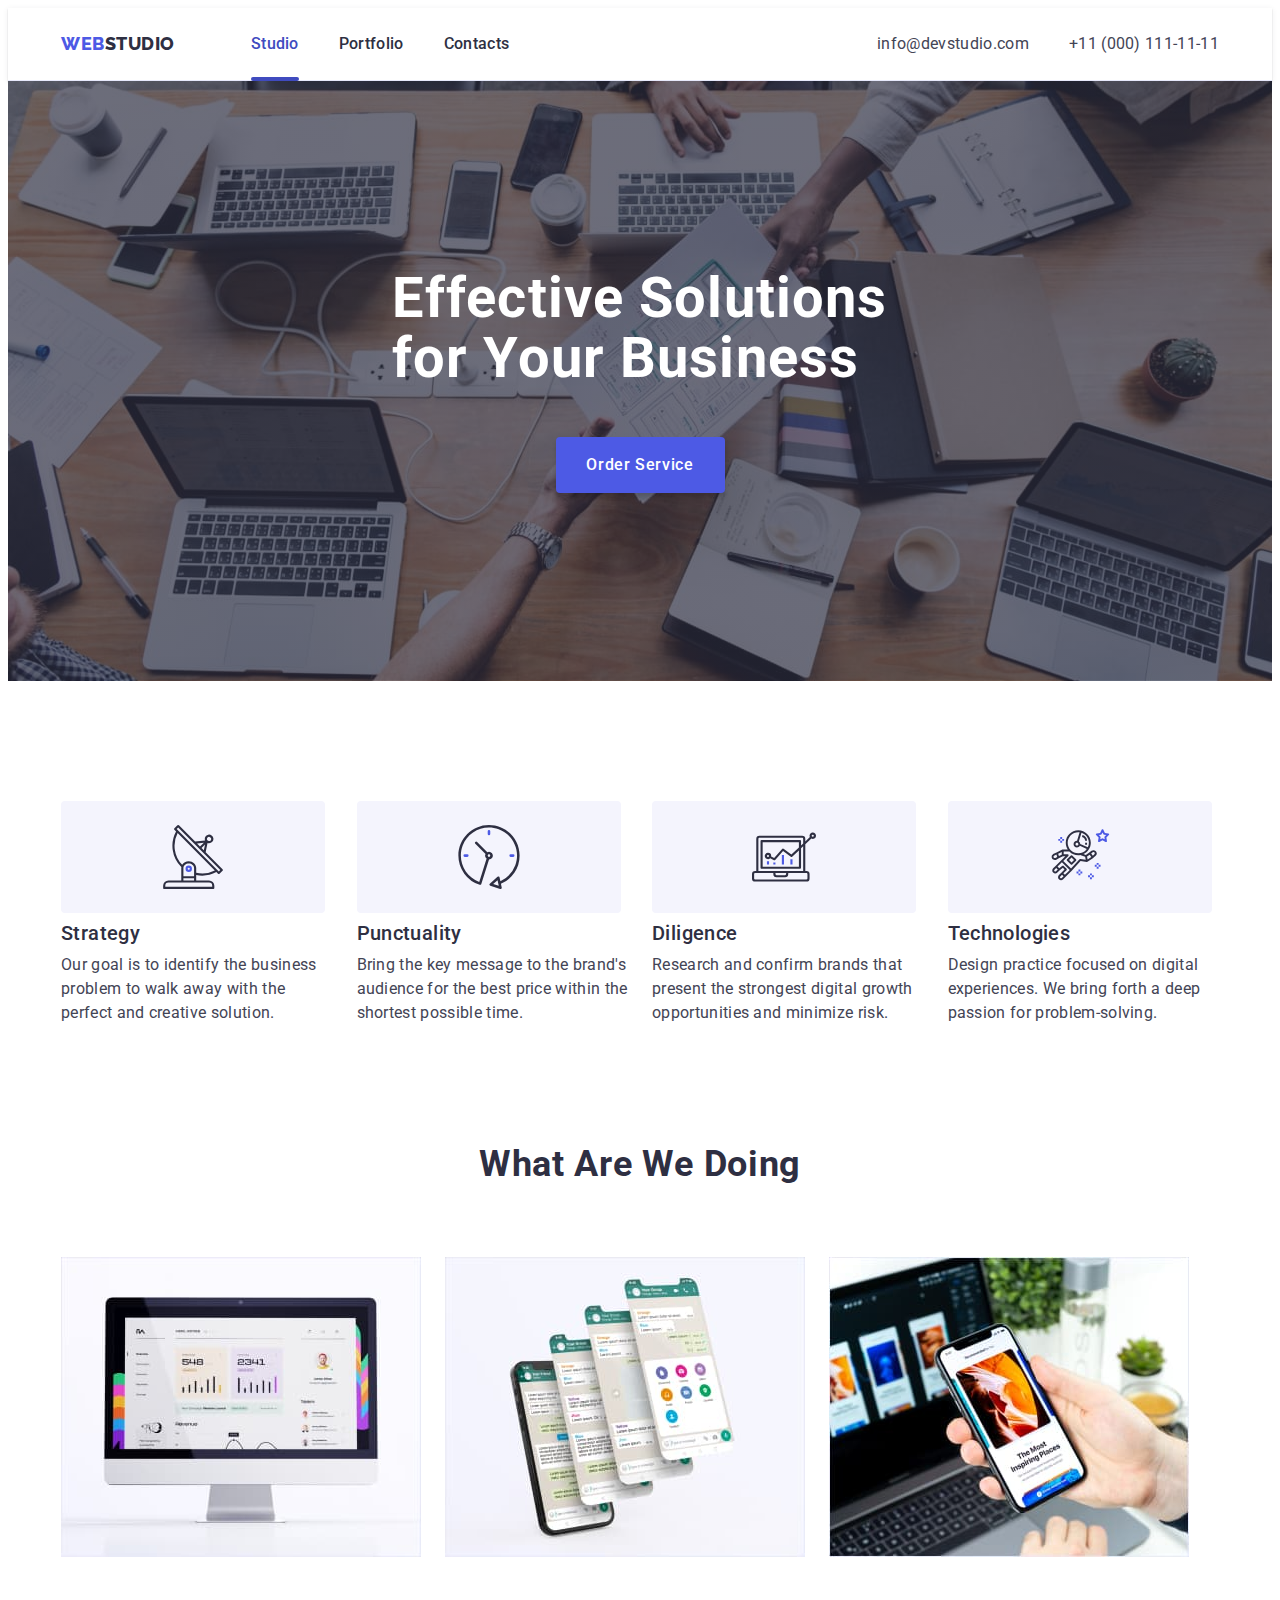
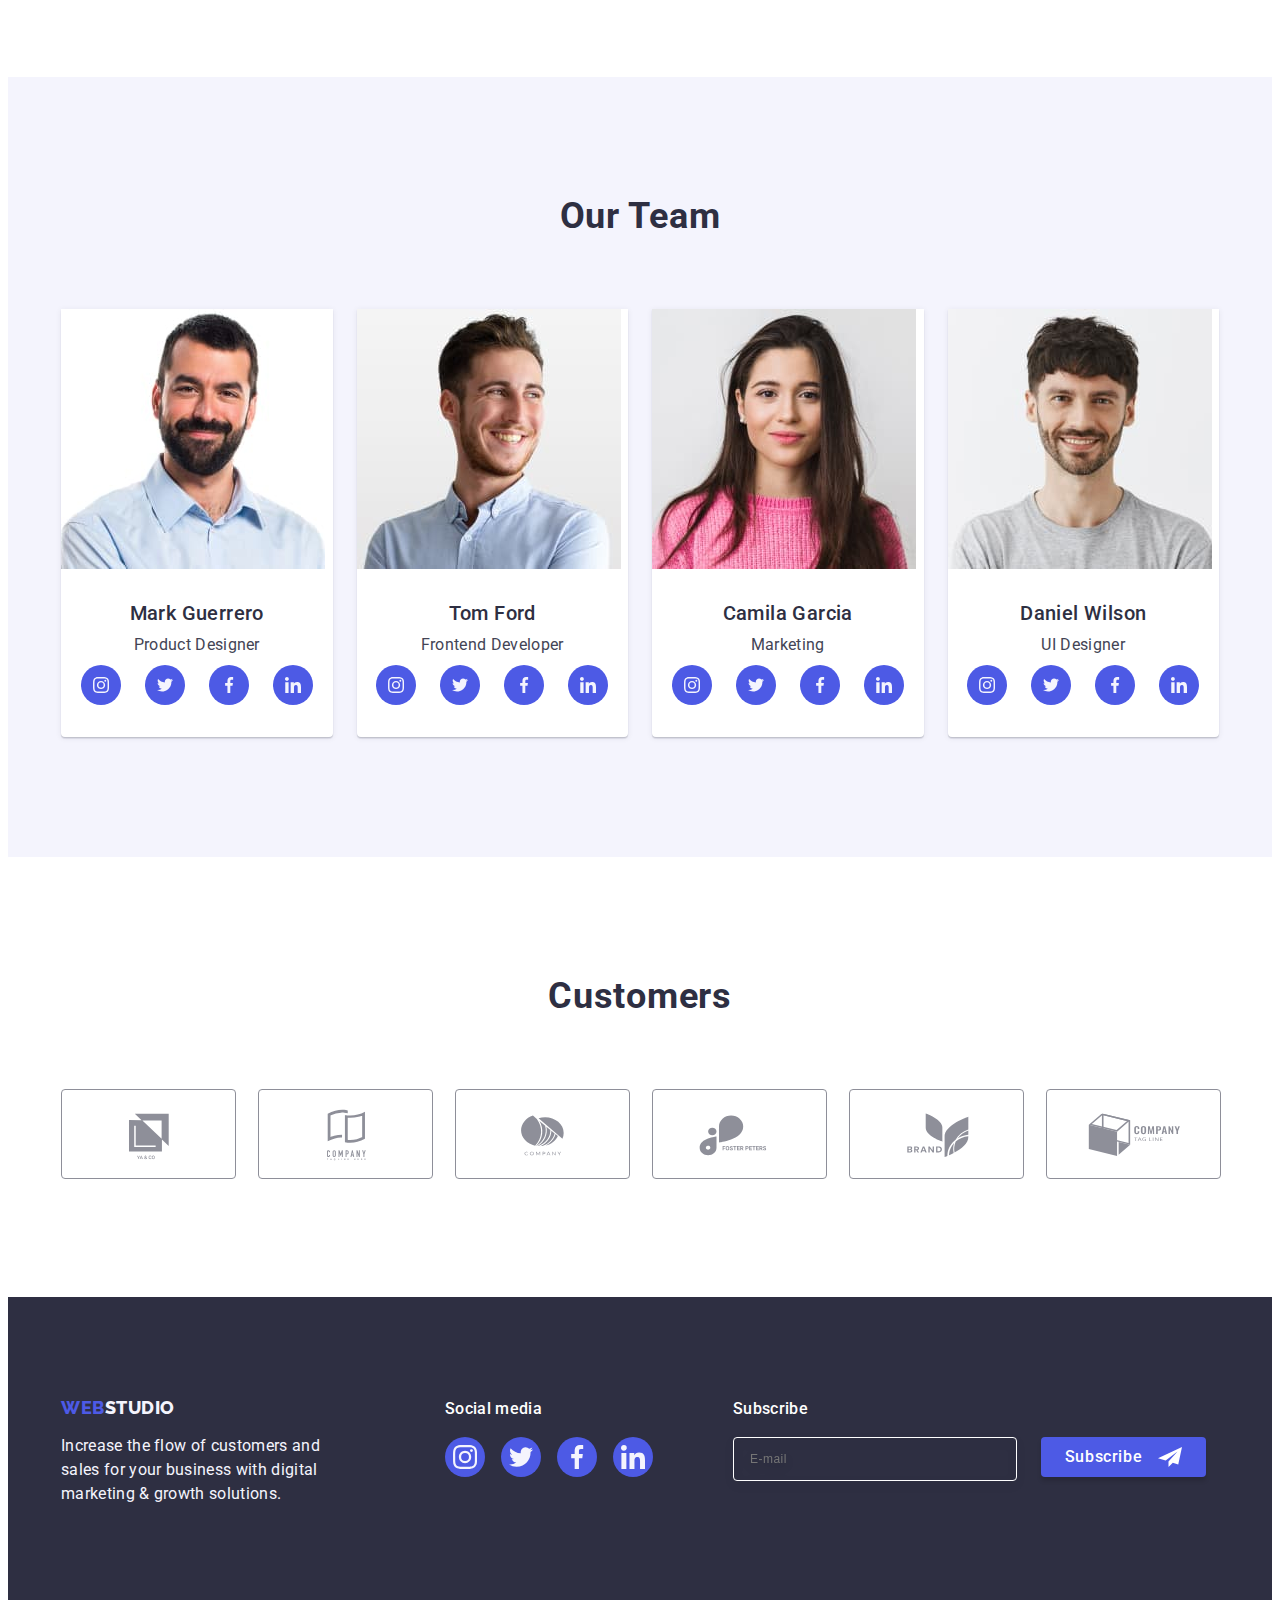
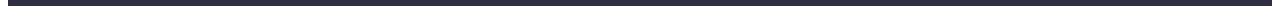
<file: index.html>
<!DOCTYPE html>
<html lang="en">
  <head>
    <meta charset="UTF-8" />
    <meta http-equiv="X-UA-Compatible" content="IE=edge" />
    <meta name="viewport" content="width=device-width, initial-scale=1.0" />
    <!-- normalize -->
    <link
      rel="stylesheet"
      href="https://cdnjs.cloudflare.com/ajax/libs/modern-normalize/2.0.0/modern-normalize.min.css"
      integrity="sha512-4xo8blKMVCiXpTaLzQSLSw3KFOVPWhm/TRtuPVc4WG6kUgjH6J03IBuG7JZPkcWMxJ5huwaBpOpnwYElP/m6wg=="
      crossorigin="anonymous"
      referrerpolicy="no-referrer"
    />
    <!-- fonts -->
    <link rel="preconnect" href="https://fonts.googleapis.com" />
    <link rel="preconnect" href="https://fonts.gstatic.com" crossorigin />
    <link
      href="https://fonts.googleapis.com/css2?family=Raleway:wght@800&family=Roboto:wght@400;500;700;900&display=swap"
      rel="stylesheet"
    />
    <!-- ---animate--- -->
    <!-- <link
      rel="stylesheet"
      href="https://cdnjs.cloudflare.com/ajax/libs/animate.css/4.1.1/animate.min.css"
    />
    <link href="https://unpkg.com/aos@2.3.1/dist/aos.css" rel="stylesheet" /> -->
    <!-- styles -->
    <link rel="stylesheet" href="./css/styles.css" />

    <title>WebStudio</title>
  </head>
  <body>
    <header class="header">
      <div class="container header-container">
        <nav class="nav-container">
          <a href="./index.html" class="logo link"
            >Web<span class="logo-secondary">Studio</span></a
          >
          <ul class="list list-container">
            <li>
              <a class="link header-nav active" href="./index.html">Studio</a>
            </li>
            <li>
              <a class="link header-nav" href="./portfolio.html">Portfolio</a>
            </li>
            <li><a class="link header-nav" href="">Contacts</a></li>
          </ul>
        </nav>
        <address class="adress-container">
          <ul class="list sub-adress-container">
            <li>
              <a class="link address" href="mailto:info@devstudio.com"
                >info@devstudio.com</a
              >
            </li>
            <li>
              <a class="link address" href="tel:+110001111111"
                >+11 (000) 111-11-11</a
              >
            </li>
          </ul>
        </address>
      </div>
    </header>
    <main>
      <!-- hero -->
      <section class="hero">
        <div class="container hero-container">
          <h1 class="hero-caption">Effective Solutions for Your Business</h1>
          <button type="button" class="button hero-button" data-modal-open>
            Order Service
          </button>
        </div>
      </section>

      <!-- ---goals--- -->
      <section class="goals-section">
        <div class="container goals-container">
          <h2 hidden class="hiden">Our goals</h2>
          <ul class="list goals-wrap">
            <li class="goal-card">
              <div class="goals-pic">
                <svg class="goal-icon" width="64" height="64">
                  <use href="./images/goals.svg#icon-antenna"></use>
                </svg>
              </div>
              <h3 class="goals-subtitle">Strategy</h3>
              <p class="goals">
                Our goal is to identify the business problem to walk away with
                the perfect and creative solution.
              </p>
            </li>
            <li class="goal-card">
              <div class="goals-pic">
                <svg class="goal-icon" width="64" height="64">
                  <use href="./images/goals.svg#icon-clock"></use>
                </svg>
              </div>
              <h3 class="goals-subtitle">Punctuality</h3>
              <p class="goals">
                Bring the key message to the brand's audience for the best price
                within the shortest possible time.
              </p>
            </li>
            <li class="goal-card">
              <div class="goals-pic">
                <svg class="goal-icon" width="64" height="64">
                  <use href="./images/goals.svg#icon-diagram"></use>
                </svg>
              </div>
              <h3 class="goals-subtitle">Diligence</h3>
              <p class="goals">
                Research and confirm brands that present the strongest digital
                growth opportunities and minimize risk.
              </p>
            </li>
            <li class="goal-card">
              <div class="goals-pic">
                <svg class="goal-icon" width="64" height="64">
                  <use href="./images/goals.svg#icon-astronaut"></use>
                </svg>
              </div>
              <h3 class="goals-subtitle">Technologies</h3>
              <p class="goals">
                Design practice focused on digital experiences. We bring forth a
                deep passion for problem-solving.
              </p>
            </li>
          </ul>
        </div>
      </section>
      <!-- ----what are we doing--- -->
      <section class="examples-list">
        <div class="container">
          <h2 class="sections-title">What are we doing</h2>
          <ul class="list examples-wrap">
            <li class="pic-example">
              <img
                class="example-picture"
                src="./images/img1.jpg"
                alt="web site on destop"
                width="360"
                height="300"
              />
            </li>
            <li class="pic-example">
              <img
                class="picture"
                src="./images/img2.jpg"
                alt="web site on phone"
                width="360"
                height="300"
              />
            </li>
            <li class="pic-example">
              <img
                class="picture"
                src="./images/img3.jpg"
                alt="laptop and phone"
                width="360"
                height="300"
              />
            </li>
          </ul>
        </div>
      </section>
      <!----our team--- -->
      <section class="our-team">
        <div class="container team-container">
          <h2 class="sections-title">Our Team</h2>
          <ul class="list team-wrap">
            <li class="team-card">
              <img
                src="./images/mark.jpg"
                alt="Mark Guerrero"
                width="264"
                height="260"
              />
              <div class="worker-container">
                <h3 class="worker-name">Mark Guerrero</h3>
                <p class="job-description">Product Designer</p>
                <ul class="worker-soc-list list">
                  <li class="worker-soc-item link">
                    <a
                      href=""
                      class="worker-soc-link link"
                      target="_blank"
                      rel="noopener noreferrer"
                    >
                      <svg class="worker-soc-icon" width="16" height="16">
                        <use href="./images/icons.svg#icon-instagram"></use>
                      </svg>
                    </a>
                  </li>
                  <li class="worker-soc-item link">
                    <a
                      href=""
                      class="worker-soc-link link"
                      target="_blank"
                      rel="noopener noreferrer"
                    >
                      <svg class="worker-soc-icon" width="16" height="16">
                        <use href="./images/icons.svg#icon-twitter"></use>
                      </svg>
                    </a>
                  </li>
                  <li class="worker-soc-item link">
                    <a
                      href="./images/icons.svg#icon-twitter"
                      class="worker-soc-link link"
                      target="_blank"
                      rel="noopener noreferrer"
                    >
                      <svg class="worker-soc-icon" width="16" height="16">
                        <use href="./images/icons.svg#icon-facebook"></use>
                      </svg>
                    </a>
                  </li>
                  <li class="worker-soc-item link">
                    <a
                      href=""
                      class="worker-soc-link link"
                      target="_blank"
                      rel="noopener noreferrer"
                    >
                      <svg class="worker-soc-icon" width="16" height="16">
                        <use href="./images/icons.svg#icon-linkedin"></use>
                      </svg>
                    </a>
                  </li>
                </ul>
              </div>
            </li>
            <li class="team-card">
              <img
                src="./images/tom.jpg"
                alt="Tom Ford"
                width="264"
                height="260"
              />
              <div class="worker-container">
                <h3 class="worker-name">Tom Ford</h3>
                <p class="job-description">Frontend Developer</p>
                <ul class="worker-soc-list list">
                  <li class="worker-soc-item link">
                    <a
                      href=""
                      class="worker-soc-link link"
                      target="_blank"
                      rel="noopener noreferrer"
                    >
                      <svg class="worker-soc-icon" width="16" height="16">
                        <use href="./images/icons.svg#icon-instagram"></use>
                      </svg>
                    </a>
                  </li>
                  <li class="worker-soc-item link">
                    <a
                      href=""
                      class="worker-soc-link link"
                      target="_blank"
                      rel="noopener noreferrer"
                    >
                      <svg class="worker-soc-icon" width="16" height="16">
                        <use href="./images/icons.svg#icon-twitter"></use>
                      </svg>
                    </a>
                  </li>
                  <li class="worker-soc-item link">
                    <a
                      href="./images/icons.svg#icon-twitter"
                      class="worker-soc-link link"
                      target="_blank"
                      rel="noopener noreferrer"
                    >
                      <svg class="worker-soc-icon" width="16" height="16">
                        <use href="./images/icons.svg#icon-facebook"></use>
                      </svg>
                    </a>
                  </li>
                  <li class="worker-soc-item link">
                    <a
                      href=""
                      class="worker-soc-link link"
                      target="_blank"
                      rel="noopener noreferrer"
                    >
                      <svg class="worker-soc-icon" width="16" height="16">
                        <use href="./images/icons.svg#icon-linkedin"></use>
                      </svg>
                    </a>
                  </li>
                </ul>
              </div>
            </li>
            <li class="team-card">
              <img
                src="./images/camila.jpg"
                alt="Camila Garcia"
                width="264"
                height="260"
              />
              <div class="worker-container">
                <h3 class="worker-name">Camila Garcia</h3>
                <p class="job-description">Marketing</p>
                <ul class="worker-soc-list list">
                  <li class="worker-soc-item link">
                    <a
                      href=""
                      class="worker-soc-link link"
                      target="_blank"
                      rel="noopener noreferrer"
                    >
                      <svg class="worker-soc-icon" width="16" height="16">
                        <use href="./images/icons.svg#icon-instagram"></use>
                      </svg>
                    </a>
                  </li>
                  <li class="worker-soc-item link">
                    <a
                      href=""
                      class="worker-soc-link link"
                      target="_blank"
                      rel="noopener noreferrer"
                    >
                      <svg class="worker-soc-icon" width="16" height="16">
                        <use href="./images/icons.svg#icon-twitter"></use>
                      </svg>
                    </a>
                  </li>
                  <li class="worker-soc-item link">
                    <a
                      href="./images/icons.svg#icon-twitter"
                      class="worker-soc-link link"
                      target="_blank"
                      rel="noopener noreferrer"
                    >
                      <svg class="worker-soc-icon" width="16" height="16">
                        <use href="./images/icons.svg#icon-facebook"></use>
                      </svg>
                    </a>
                  </li>
                  <li class="worker-soc-item link">
                    <a
                      href=""
                      class="worker-soc-link link"
                      target="_blank"
                      rel="noopener noreferrer"
                    >
                      <svg class="worker-soc-icon" width="16" height="16">
                        <use href="./images/icons.svg#icon-linkedin"></use>
                      </svg>
                    </a>
                  </li>
                </ul>
              </div>
            </li>
            <li class="team-card">
              <img
                src="./images/daniel.jpg"
                alt="Daniel Wilson"
                width="264"
                height="260"
              />
              <div class="worker-container">
                <h3 class="worker-name">Daniel Wilson</h3>
                <p class="job-description">UI Designer</p>
                <ul class="worker-soc-list list">
                  <li class="worker-soc-item link">
                    <a
                      href=""
                      class="worker-soc-link link"
                      target="_blank"
                      rel="noopener noreferrer"
                    >
                      <svg class="worker-soc-icon" width="16" height="16">
                        <use href="./images/icons.svg#icon-instagram"></use>
                      </svg>
                    </a>
                  </li>
                  <li class="worker-soc-item link">
                    <a
                      href=""
                      class="worker-soc-link link"
                      target="_blank"
                      rel="noopener noreferrer"
                    >
                      <svg class="worker-soc-icon" width="16" height="16">
                        <use href="./images/icons.svg#icon-twitter"></use>
                      </svg>
                    </a>
                  </li>
                  <li class="worker-soc-item link">
                    <a
                      href="./images/icons.svg#icon-twitter"
                      class="worker-soc-link link"
                      target="_blank"
                      rel="noopener noreferrer"
                    >
                      <svg class="worker-soc-icon" width="16" height="16">
                        <use href="./images/icons.svg#icon-facebook"></use>
                      </svg>
                    </a>
                  </li>
                  <li class="worker-soc-item link">
                    <a
                      href=""
                      class="worker-soc-link link"
                      target="_blank"
                      rel="noopener noreferrer"
                    >
                      <svg class="worker-soc-icon" width="16" height="16">
                        <use href="./images/icons.svg#icon-linkedin"></use>
                      </svg>
                    </a>
                  </li>
                </ul>
              </div>
            </li>
          </ul>
        </div>
      </section>

      <!-- CUSTOMER SECTION -->
      <section class="customers-section">
        <div class="container">
          <h2 class="sections-title">Customers</h2>
          <ul class="customer-list list">
            <li class="customer-item">
              <a href="" class="customer-link link">
                <svg class="customer-icon" width="104" height="56">
                  <use href="./images/customers.svg#icon-yaco"></use>
                </svg>
              </a>
            </li>
            <li class="customer-item">
              <a href="" class="customer-link link">
                <svg class="customer-icon" width="104" height="56">
                  <use href="./images/customers.svg#icon-company-tagline"></use>
                </svg>
              </a>
            </li>
            <li class="customer-item">
              <a href="" class="customer-link link">
                <svg class="customer-icon" width="104" height="56">
                  <use href="./images/customers.svg#icon-company"></use>
                </svg>
              </a>
            </li>
            <li class="customer-item">
              <a href="" class="customer-link link">
                <svg class="customer-icon" width="104" height="56">
                  <use href="./images/customers.svg#icon-forester-peters"></use>
                </svg>
              </a>
            </li>
            <li class="customer-item">
              <a href="" class="customer-link link">
                <svg class="customer-icon" width="104" height="56">
                  <use href="./images/customers.svg#icon-brand"></use>
                </svg>
              </a>
            </li>
            <li class="customer-item">
              <a href="" class="customer-link link">
                <svg class="customer-icon" width="104" height="56">
                  <use href="./images/customers.svg#icon-tag-line"></use>
                </svg>
              </a>
            </li>
          </ul>
        </div>
      </section>
    </main>

    <!-- FOOTER -->

    <footer class="footer">
      <div class="container footer-container footer-links">
        <div class="footer-descr">
          <a href="./index.html" class="logo link"
            >Web<span class="logo-secondary-alt">Studio</span></a
          >
          <p class="footer-text">
            Increase the flow of customers and sales for your business with
            digital marketing & growth solutions.
          </p>
        </div>
        <div class="soc-media-block">
          <p class="footer-caption">Social media</p>
          <ul class="footer-soc-list list">
            <li class="footer-soc-item link">
              <a
                href=""
                class="footer-soc-link link"
                target="_blank"
                rel="noopener noreferrer"
              >
                <svg class="worker-soc-icon" width="24" height="24">
                  <use href="./images/icons.svg#icon-instagram"></use>
                </svg>
              </a>
            </li>
            <li class="footer-soc-item link">
              <a
                href=""
                class="footer-soc-link link"
                target="_blank"
                rel="noopener noreferrer"
              >
                <svg class="worker-soc-icon" width="24" height="24">
                  <use href="./images/icons.svg#icon-twitter"></use>
                </svg>
              </a>
            </li>
            <li class="footer-soc-item link">
              <a
                href="./images/icons.svg#icon-twitter"
                class="footer-soc-link link"
                target="_blank"
                rel="noopener noreferrer"
              >
                <svg class="worker-soc-icon" width="24" height="24">
                  <use href="./images/icons.svg#icon-facebook"></use>
                </svg>
              </a>
            </li>
            <li class="footer-soc-item link">
              <a
                href=""
                class="footer-soc-link link"
                target="_blank"
                rel="noopener noreferrer"
              >
                <svg class="worker-soc-icon" width="24" height="24">
                  <use href="./images/icons.svg#icon-linkedin"></use>
                </svg>
              </a>
            </li>
          </ul>
        </div>
        <div class="footer-subscribe">
          <p class="subscribe-text">Subscribe</p>
          <!-- <div class="modal-field"> -->
          <!-- <label for="user-email" class="input-label">Email</label> -->
          <form class="footer-input-wrap">
            <label class="footer-lable" for="user-email">
              <input
                type="email"
                name="user-email"
                id="user-email"
                class="footer-input"
                placeholder="E-mail"
              />
            </label>
            <button type="submit" class="send button subscribe-button">
              Subscribe
              <svg class="footer-icon" width="24" height="24">
                <use href="./images/modal-icons.svg#icon-plane"></use>
              </svg>
            </button>
          </form>
          <!-- </div> -->
        </div>
        <div class="subscribe-footer-menu"></div>
      </div>
    </footer>

    <!-- ======modal======== -->

    <div class="backdrop is-hidden" data-modal>
      <div class="modal">
        <button type="button" class="button modal-close" data-modal-close>
          <svg class="modal-close-icon" width="8" height="8">
            <use href="./images/icons.svg#icon-close-black"></use>
          </svg>
        </button>
        <p class="modal-title">Leave your contacts and we will call you back</p>
        <form class="modal-form">
          <div class="modal-field">
            <label for="user-name" class="input-label">Name</label>
            <div class="input-wrap">
              <input
                id="user-name"
                type="text"
                name="user-name"
                class="modal-input"
                placeholder=" "
                required
                minlength="2"
                maxlength="10"
              />
              <svg class="modal-icon" width="18" height="24">
                <use href="./images/modal-icons.svg#icon-person"></use>
              </svg>
            </div>
          </div>
          <div class="modal-field">
            <label for="input-phone" class="input-label">Phone</label>
            <div class="input-wrap">
              <input
                id="input-phone"
                type="tel"
                name="user-tel"
                class="modal-input"
                placeholder=" "
                required
                minlength="10"
                maxlength="12"
              />
              <svg class="modal-icon" width="18" height="24">
                <use href="./images/modal-icons.svg#icon-phone"></use>
              </svg>
            </div>
          </div>
          <div class="modal-field">
            <label for="mail-modal" class="input-label">Email</label>
            <div class="input-wrap">
              <input
                id="mail-modal"
                type="email"
                name="mail-modal"
                class="modal-input"
                placeholder=" "
                minlength="5"
                maxlength="30"
              />
              <svg class="modal-icon" width="18" height="24">
                <use href="./images/modal-icons.svg#icon-letter"></use>
              </svg>
            </div>
          </div>
          <div class="modal-field modal-comment-block">
            <label for="user-comment" class="input-label">Comment</label>
            <textarea
              name="user-comment"
              id="user-comment"
              class="modal-comment"
              placeholder="Text input"
            ></textarea>
          </div>
          <div class="modal-field privacy-block">
            <input
              type="checkbox"
              id="user-privacy"
              name="user-privacy"
              value="true"
              class="modal-check visually-hidden"
            />
            <label for="user-privacy" class="check-text">
              <span class="user-privacy-ic">
                <svg class="check-icon" width="10" height="8">
                  <use href="./images/icons.svg#icon-confirm"></use>
                </svg>
              </span>
              I accept the terms and conditions of the
              <a href="" class="link privat-pol-link">Privacy Policy</a>
            </label>
          </div>
          <button type="submit" class="send button hero-button">Send</button>
        </form>
      </div>
    </div>
    <script src="https://unpkg.com/aos@2.3.1/dist/aos.js"></script>
    <script>
      AOS.init();
    </script>
    <script src="./js/modal.js"></script>
  </body>
</html>
</file>
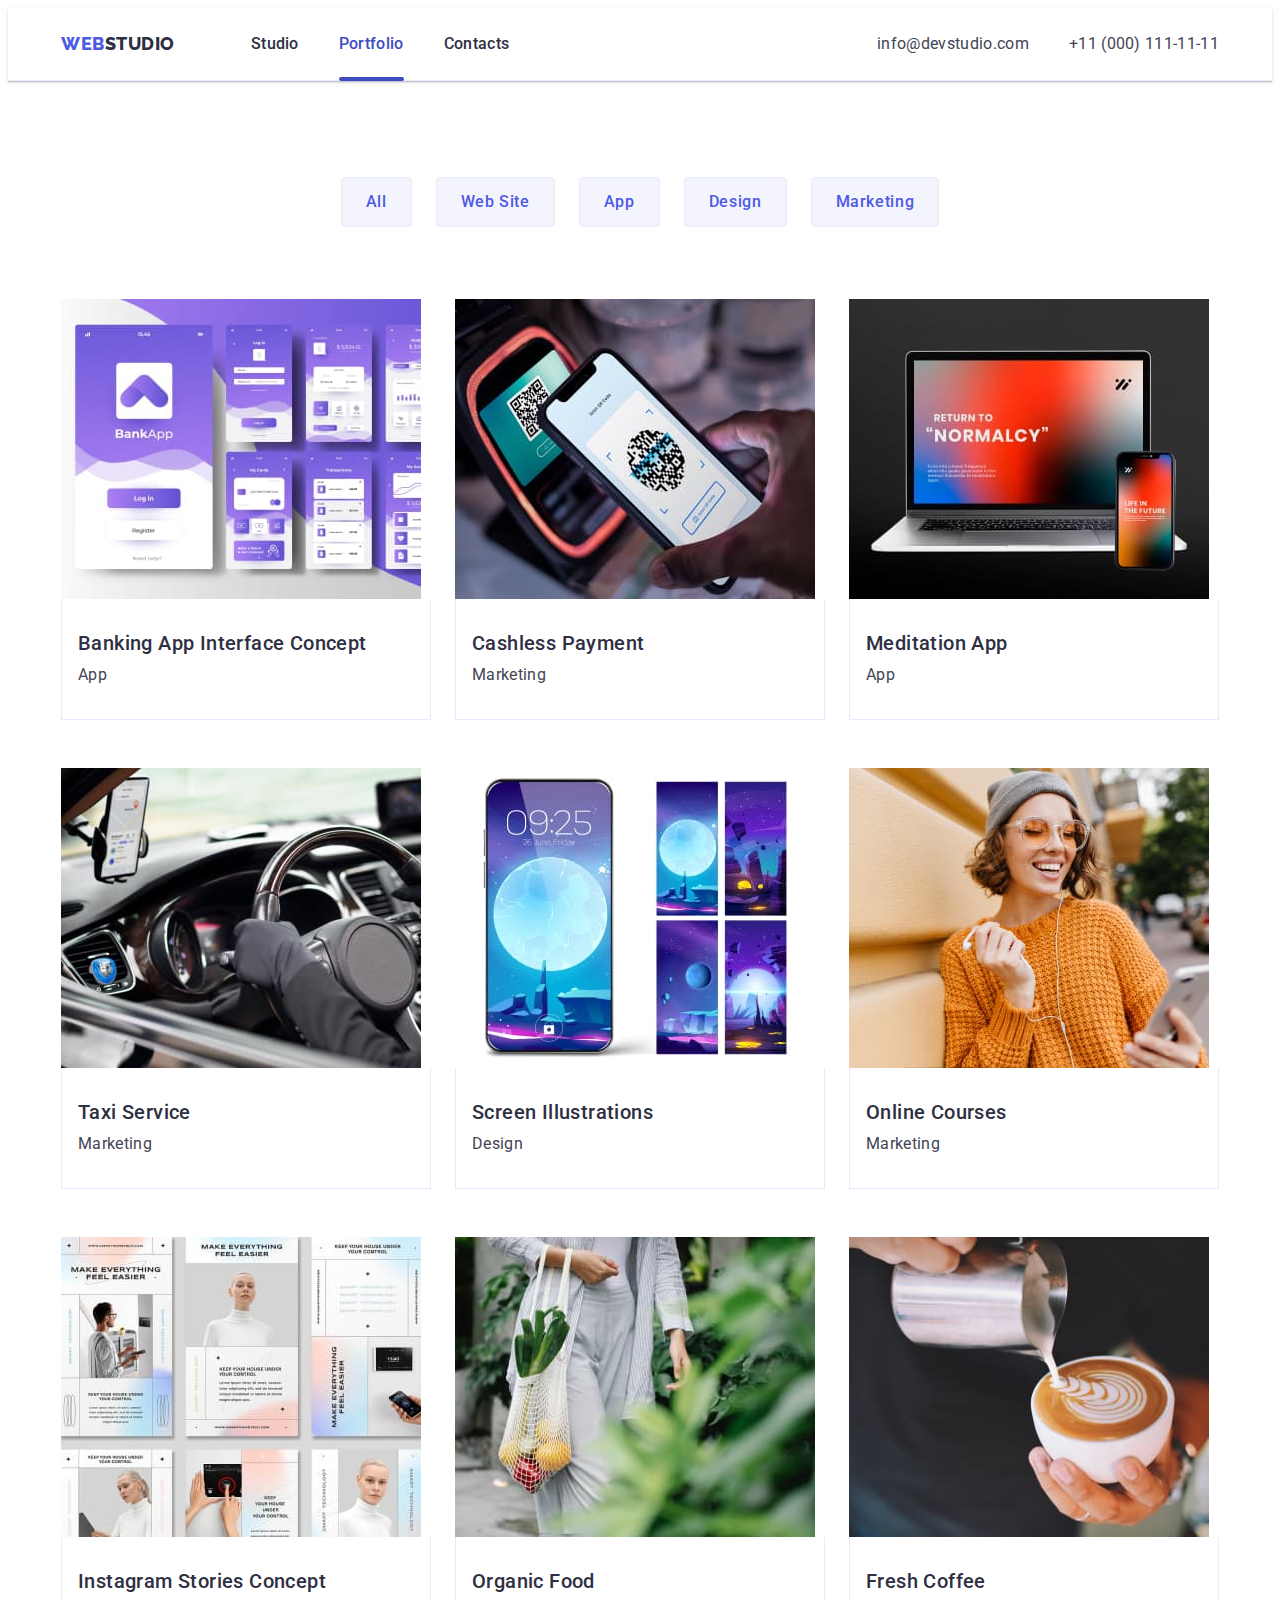
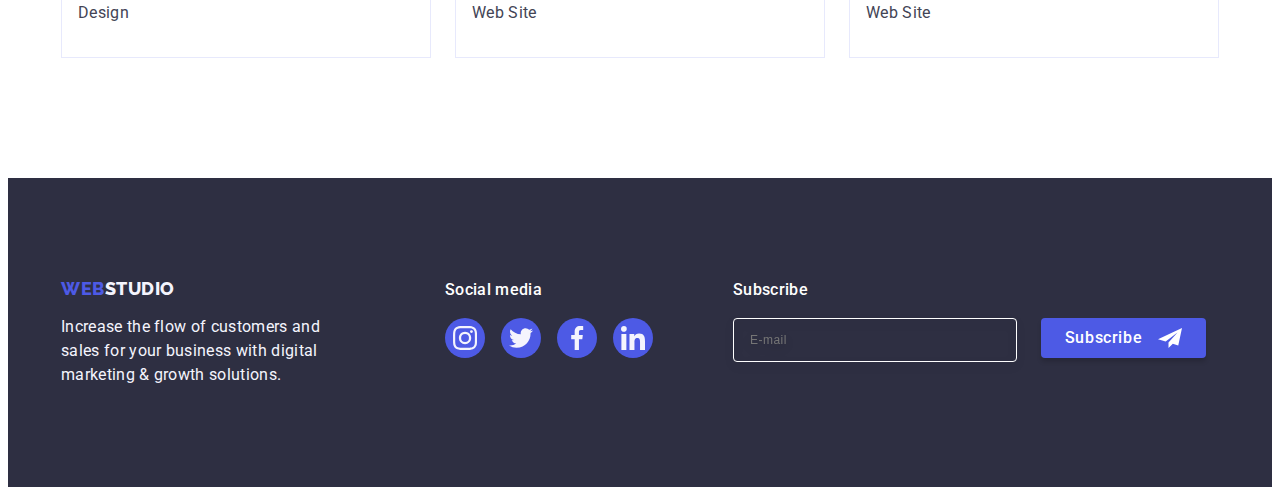
<file: portfolio.html>
<!DOCTYPE html>
<html lang="en">
  <head>
    <meta charset="UTF-8" />
    <meta http-equiv="X-UA-Compatible" content="IE=edge" />
    <meta name="viewport" content="width=device-width, initial-scale=1.0" />
    <!-- normalize -->
    <link
      rel="stylesheet"
      href="https://cdnjs.cloudflare.com/ajax/libs/modern-normalize/2.0.0/modern-normalize.min.css"
      integrity="sha512-4xo8blKMVCiXpTaLzQSLSw3KFOVPWhm/TRtuPVc4WG6kUgjH6J03IBuG7JZPkcWMxJ5huwaBpOpnwYElP/m6wg=="
      crossorigin="anonymous"
      referrerpolicy="no-referrer"
    />
    <!-- fonts -->
    <link rel="preconnect" href="https://fonts.googleapis.com" />
    <link rel="preconnect" href="https://fonts.gstatic.com" crossorigin />
    <link
      href="https://fonts.googleapis.com/css2?family=Raleway:wght@800&family=Roboto:wght@400;500;700;900&display=swap"
      rel="stylesheet"
    />
    <!-- ---animate--- -->
    <!-- <link
      rel="stylesheet"
      href="https://cdnjs.cloudflare.com/ajax/libs/animate.css/4.1.1/animate.min.css"
    />
    <link href="https://unpkg.com/aos@2.3.1/dist/aos.css" rel="stylesheet" /> -->
    <!-- styles -->
    <link rel="stylesheet" href="./css/styles.css" />
    <title>WebStudio</title>
  </head>
  <body>
    <header class="header">
      <div class="container header-container">
        <nav class="nav-container">
          <a href="./index.html" class="logo link"
            >Web<span class="logo-secondary">Studio</span></a
          >
          <ul class="list list-container">
            <li><a class="link header-nav" href="./index.html">Studio</a></li>
            <li>
              <a class="link header-nav active" href="./portfolio.html"
                >Portfolio</a
              >
            </li>
            <li><a class="link header-nav" href="">Contacts</a></li>
          </ul>
        </nav>
        <address class="adress-container">
          <ul class="list sub-adress-container">
            <li>
              <a class="link address" href="mailto:info@devstudio.com"
                >info@devstudio.com</a
              >
            </li>
            <li>
              <a class="link address" href="tel:+110001111111"
                >+11 (000) 111-11-11</a
              >
            </li>
          </ul>
        </address>
      </div>
    </header>
    <main>
      <section class="portfolio">
        <div class="container">
          <!-- filter buttons -->
          <h1 hidden>projects examples</h1>
          <ul class="list filter-wrap">
            <li>
              <button type="button" class="button portfolio-button">All</button>
            </li>
            <li>
              <button type="button" class="button portfolio-button">
                Web Site
              </button>
            </li>
            <li>
              <button type="button" class="button portfolio-button">App</button>
            </li>
            <li>
              <button type="button" class="button portfolio-button">
                Design
              </button>
            </li>
            <li>
              <button type="button" class="button portfolio-button">
                Marketing
              </button>
            </li>
          </ul>
          <!-- works examples -->
          <ul class="list portf-examples-wrap">
            <li class="portf-examples">
              <a href="" class="link example-link">
                <div class="example-cover-wrap">
                  <img
                    class="portfolio-pic"
                    src="./images/banking-app.jpg"
                    alt="applecation interface"
                    width="360"
                    height="300"
                  />
                  <p class="example-cover-text">
                    14 Stylish and User-Friendly App Design Concepts · Task
                    Manager App · Calorie Tracker App · Exotic Fruit Ecommerce
                    App · Cloud Storage App
                  </p>
                </div>
                <div class="port-example-block">
                  <h2 class="example-title">Banking App Interface Concept</h2>
                  <p class="example-description">App</p>
                </div></a
              >
            </li>
            <li class="portf-examples">
              <a href="" class="link example-link">
                <div class="example-cover-wrap">
                  <img
                    class="portfolio-pic"
                    src="./images/cashless-pay.jpg"
                    alt="apple-pay"
                    width="360"
                    height="300"
                  />
                  <p class="example-cover-text">
                    14 Stylish and User-Friendly App Design Concepts · Task
                    Manager App · Calorie Tracker App · Exotic Fruit Ecommerce
                    App · Cloud Storage App
                  </p>
                </div>
                <div class="port-example-block">
                  <h2 class="example-title">Cashless Payment</h2>
                  <p class="example-description">Marketing</p>
                </div></a
              >
            </li>
            <li class="portf-examples">
              <a href="" class="link example-link">
                <div class="example-cover-wrap">
                  <img
                    class="portfolio-pic"
                    src="./images/meditation-app.jpg"
                    alt="web site on destop"
                    width="360"
                    height="300"
                  />
                  <p class="example-cover-text">
                    14 Stylish and User-Friendly App Design Concepts · Task
                    Manager App · Calorie Tracker App · Exotic Fruit Ecommerce
                    App · Cloud Storage App
                  </p>
                </div>
                <div class="port-example-block">
                  <h2 class="example-title">Meditation App</h2>
                  <p class="example-description">App</p>
                </div>
              </a>
            </li>
            <li class="portf-examples">
              <a href="" class="link example-link">
                <div class="example-cover-wrap">
                  <img
                    class="portfolio-pic"
                    src="./images/taxi-service.jpg"
                    alt="drive wheel"
                    width="360"
                    height="300"
                  />
                  <p class="example-cover-text">
                    14 Stylish and User-Friendly App Design Concepts · Task
                    Manager App · Calorie Tracker App · Exotic Fruit Ecommerce
                    App · Cloud Storage App
                  </p>
                </div>
                <div class="port-example-block">
                  <h2 class="example-title">Taxi Service</h2>
                  <p class="example-description">Marketing</p>
                </div></a
              >
            </li>
            <li class="portf-examples">
              <a href="" class="link example-link">
                <div class="example-cover-wrap">
                  <img
                    class="portfolio-pic"
                    src="./images/screen-illustrations.jpg"
                    alt="wallpers on phone"
                    width="360"
                    height="300"
                  />
                  <p class="example-cover-text">
                    14 Stylish and User-Friendly App Design Concepts · Task
                    Manager App · Calorie Tracker App · Exotic Fruit Ecommerce
                    App · Cloud Storage App
                  </p>
                </div>
                <div class="port-example-block">
                  <h2 class="example-title">Screen Illustrations</h2>
                  <p class="example-description">Design</p>
                </div>
              </a>
            </li>
            <li class="portf-examples">
              <a href="" class="link example-link">
                <div class="example-cover-wrap">
                  <img
                    class="portfolio-pic"
                    src="./images/online-courses.jpg"
                    alt="happy women"
                    width="360"
                    height="300"
                  />
                  <p class="example-cover-text">
                    14 Stylish and User-Friendly App Design Concepts · Task
                    Manager App · Calorie Tracker App · Exotic Fruit Ecommerce
                    App · Cloud Storage App
                  </p>
                </div>
                <div class="port-example-block">
                  <h2 class="example-title">Online Courses</h2>
                  <p class="example-description">Marketing</p>
                </div></a
              >
            </li>
            <li class="portf-examples">
              <a href="" class="link example-link">
                <div class="example-cover-wrap">
                  <img
                    class="portfolio-pic"
                    src="./images/insta-stories.jpg"
                    alt="set of photos"
                    width="360"
                    height="300"
                  />
                  <p class="example-cover-text">
                    14 Stylish and User-Friendly App Design Concepts · Task
                    Manager App · Calorie Tracker App · Exotic Fruit Ecommerce
                    App · Cloud Storage App
                  </p>
                </div>
                <div class="port-example-block">
                  <h2 class="example-title">Instagram Stories Concept</h2>
                  <p class="example-description">Design</p>
                </div></a
              >
            </li>
            <li class="portf-examples">
              <a href="" class="link example-link">
                <div class="example-cover-wrap">
                  <img
                    class="portfolio-pic"
                    src="./images/organic-food.jpg"
                    alt="vegetables"
                    width="360"
                    height="300"
                  />
                  <p class="example-cover-text">
                    14 Stylish and User-Friendly App Design Concepts · Task
                    Manager App · Calorie Tracker App · Exotic Fruit Ecommerce
                    App · Cloud Storage App
                  </p>
                </div>
                <div class="port-example-block">
                  <h2 class="example-title">Organic Food</h2>
                  <p class="example-description">Web Site</p>
                </div></a
              >
            </li>
            <li class="portf-examples">
              <a href="" class="link example-link">
                <div class="example-cover-wrap">
                  <img
                    class="portfolio-pic"
                    src="./images/fresh-coffee.jpg"
                    alt="cup of coffee"
                    width="360"
                    height="300"
                  />
                  <p class="example-cover-text">
                    14 Stylish and User-Friendly App Design Concepts · Task
                    Manager App · Calorie Tracker App · Exotic Fruit Ecommerce
                    App · Cloud Storage App
                  </p>
                </div>
                <div class="port-example-block">
                  <h2 class="example-title">Fresh Coffee</h2>
                  <p class="example-description">Web Site</p>
                </div></a
              >
            </li>
          </ul>
        </div>
      </section>
    </main>
    <footer class="footer">
      <div class="container footer-container footer-links">
        <div class="footer-descr">
          <a href="./index.html" class="logo link"
            >Web<span class="logo-secondary-alt">Studio</span></a
          >
          <p class="footer-text">
            Increase the flow of customers and sales for your business with
            digital marketing & growth solutions.
          </p>
        </div>
        <div class="soc-media-block">
          <p class="footer-caption">Social media</p>
          <ul class="footer-soc-list list">
            <li class="footer-soc-item link">
              <a
                href=""
                class="footer-soc-link link"
                target="_blank"
                rel="noopener noreferrer"
              >
                <svg class="worker-soc-icon" width="24" height="24">
                  <use href="./images/icons.svg#icon-instagram"></use>
                </svg>
              </a>
            </li>
            <li class="footer-soc-item link">
              <a
                href=""
                class="footer-soc-link link"
                target="_blank"
                rel="noopener noreferrer"
              >
                <svg class="worker-soc-icon" width="24" height="24">
                  <use href="./images/icons.svg#icon-twitter"></use>
                </svg>
              </a>
            </li>
            <li class="footer-soc-item link">
              <a
                href="./images/icons.svg#icon-twitter"
                class="footer-soc-link link"
                target="_blank"
                rel="noopener noreferrer"
              >
                <svg class="worker-soc-icon" width="24" height="24">
                  <use href="./images/icons.svg#icon-facebook"></use>
                </svg>
              </a>
            </li>
            <li class="footer-soc-item link">
              <a
                href=""
                class="footer-soc-link link"
                target="_blank"
                rel="noopener noreferrer"
              >
                <svg class="worker-soc-icon" width="24" height="24">
                  <use href="./images/icons.svg#icon-linkedin"></use>
                </svg>
              </a>
            </li>
          </ul>
        </div>
        <div class="footer-subscribe">
          <p class="subscribe-text">Subscribe</p>
          <!-- <div class="modal-field"> -->
          <!-- <label for="user-email" class="input-label">Email</label> -->
          <form class="footer-input-wrap">
            <label class="footer-lable" for="user-email">
              <input
                type="email"
                name="user-email"
                id="user-email"
                class="footer-input"
                placeholder="E-mail"
              />
            </label>
            <button type="submit" class="send button subscribe-button">
              Subscribe
              <svg class="footer-icon" width="24" height="24">
                <use href="./images/modal-icons.svg#icon-plane"></use>
              </svg>
            </button>
          </form>
          <!-- </div> -->
        </div>
        <div class="subscribe-footer-menu"></div>
      </div>
    </footer>
  </body>
</html>
</file>
<file: css/styles.css>
/* pallete */
/* iris rgba(77, 90, 229, 1) links colors*/
/* ocean rgba(64, 75, 191, 1) */
/* NAVY BLUE rgba(46, 47, 66, 1) overlay color*/
/* SLATE rgba(67, 68, 85, 1) body text color*/
/* cloud-color rgba(244, 244, 253, 1) */

/* *,
*::before,
*::after {
  box-sizing: border-box;
} */

p,
h1,
h2,
h3,
h4,
h5,
h6 {
  margin: 0;
}

ul,
ol {
  margin: 0;
  padding: 0;
}

img {
  display: block;
}

:root {
  --primary-text-color: #434455;
  --secondary-color: #ffffff;
  --navy-blue: #2e2f42;
  --links-text-color: #4d5ae5;
  --cloud-color: #f4f4fd;
  --ocean: #404bbf;
  --border-color: #e7e9fc;
  --light-slate: #8e8f99;
}

.list {
  list-style: none;
}

body {
  color: var(--primary-text-color);
  font-family: "Roboto", sans-serif;
  background-color: var(--secondary-color);
}

.container {
  max-width: 1158px;
  padding-left: 15px;
  padding-right: 15px;
  margin: 0 auto;
  /* outline: 2px solid red; */
}

/* ----------HEADER--------- */
.header-container {
  display: flex;
  align-items: center;
}

.nav-container {
  display: flex;
  align-items: center;
}

.list-container {
  display: flex;
  align-items: center;
  gap: 40px;
}

.adress-container {
  margin-left: auto;
}

.sub-adress-container {
  display: flex;
  align-items: center;
  gap: 40px;
}

.header {
  font-size: 16px;
  line-height: 1.5;
  border-bottom: 1px solid #e7e9fc;
  box-shadow: 0px 2px 1px rgba(46, 47, 66, 0.08),
    0px 1px 1px rgba(46, 47, 66, 0.16), 0px 1px 6px rgba(46, 47, 66, 0.08);
}

.logo {
  font-family: "Raleway", sans-serif;
  font-weight: 800;
  font-size: 18px;
  line-height: 1.17;
  color: var(--links-text-color);
  letter-spacing: 0.03em;
  text-decoration: none;
  text-transform: uppercase;
  /* margin-right: 76px; */
}
.header .logo {
  margin-right: 76px;
}

.logo-secondary {
  color: var(--navy-blue);
}

.logo-secondary-alt {
  color: var(--cloud-color);
}

.header-nav {
  font-family: inherit;
  font-weight: 500;
  letter-spacing: 0.02em;
  color: var(--navy-blue);
  font-style: normal;
  display: block;
  padding-top: 24px;
  padding-bottom: 24px;
}
.list-container {
}

.address {
  font-family: inherit;
  font-weight: 400;
  font-style: normal;
  letter-spacing: 0.02em;
  color: var(--primary-text-color);
  transition: color 250ms cubic-bezier(0.4, 0, 0.2, 1);
}

.link {
  text-decoration: none;
}

.link:hover,
.link:focus {
  color: var(--ocean);
  transition-duration: 300ms;
  transition-timing-function: cubic-bezier(0.4, 0, 0.2, 1);
}

.active {
  position: relative;
  color: var(--ocean);
  transition: color 250ms cubic-bezier(0.4, 0, 0.2, 1);
}

.active::after {
  content: "";
  width: 100%;
  height: 4px;
  border-radius: 2px;
  background-color: var(--ocean);
  display: block;
  position: absolute;
  bottom: -1px;
  left: 0;
}

/* ----------HERO1--------- */
.hero {
  background-image: linear-gradient(#2e2f42b3, #2e2f42b3),
    url(../images/office-image.jpg);
  background-repeat: no-repeat;
  background-position: center;
  max-width: 1440px;
  background-size: cover;
  margin-left: auto;
  margin-right: auto;

  /* background-color: var(--navy-blue); */
  padding-top: 188px;
  padding-bottom: 188px;
}

.hero-container {
}

.hero-caption {
  font-family: "Roboto";
  font-size: 56px;
  line-height: 1.07;
  letter-spacing: 0.02em;
  color: var(--secondary-color);
  display: block;
  max-width: 496px;
  margin-left: auto;
  margin-right: auto;
  margin-bottom: 48px;
}

/* ----------buttons--------- */
.button {
  font-family: "Roboto", sans-serif;
  font-weight: 500;
  font-size: 16px;
  line-height: 1.5;
  letter-spacing: 0.04em;
  cursor: pointer;
  border-radius: 4px;
  border: none;
  transition: color 250ms cubic-bezier(0.4, 0, 0.2, 1);
}

.button:hover,
.button:focus {
  background-color: var(--ocean);
  color: var(--secondary-color);
  border: 1px solid transparent;
  transition-duration: 300ms;
  transition-timing-function: cubic-bezier(0.4, 0, 0.2, 1);
}

/* ----------button hero 1--------- */
.hero-button {
  color: var(--secondary-color);
  background-color: var(--links-text-color);
  display: block;
  margin: auto;
  min-width: 169px;
  height: 56px;
  box-shadow: 0px 4px 4px rgba(0, 0, 0, 0.15);
  transition: background-color 250ms cubic-bezier(0.4, 0, 0.2, 1);
}

/* --------buttons portfolio------- */
.portfolio-button {
  background-color: var(--cloud-color);
  color: var(--links-text-color);
  padding: 12px 24px 12px 24px;
  border: 1px solid var(--border-color);
  transition: color 250ms cubic-bezier(0.4, 0, 0.2, 1),
    background-color 250ms cubic-bezier(0.4, 0, 0.2, 1),
    border-color 250ms cubic-bezier(0.4, 0, 0.2, 1),
    box-shadow 250ms cubic-bezier(0.4, 0, 0.2, 1);
}

.portfolio-button:hover,
.portfolio-button:focus {
  box-shadow: 0px 3px 1px rgba(0, 0, 0, 0.1), 0px 2px 1px rgba(0, 0, 0, 0.08),
    0px 2px 2px rgba(0, 0, 0, 0.12);
  transition-duration: 300ms;
  transition: cubic-bezier(0.4, 0, 0.2, 1);
}

/* ----------GOALS 2--------- */

.goals-section {
  padding: 120px 0;
}

.goals-wrap {
  display: flex;
  align-items: center;
  gap: 24px;
}

.goals {
  font-size: 16px;
  line-height: 1.5;
  letter-spacing: 0.02em;
}

.goal-card {
  width: calc((100% - 72px) / 4);
}
.goals-subtitle {
  font-weight: 500;
  font-size: 20px;
  line-height: 1.2;
  letter-spacing: 0.02em;
  color: var(--navy-blue);
  margin-bottom: 8px;
}

.goals-pic {
  display: block;
  display: flex;
  align-items: center;
  justify-content: center;
  width: 264px;
  height: 112px;
  border-radius: 4px;
  background-color: var(--cloud-color);
  margin-bottom: 8px;
}

/* -------WHAT ARE WE DOING 3------ */
.examples-list {
  padding-bottom: 120px;
}

.example-picture {
}

.pic-example {
  width: calc((100% -48) / 3);
}

.examples-wrap {
  display: flex;
  gap: 24px;
}

.sections-title {
  font-size: 36px;
  line-height: 1.11;
  text-align: center;
  letter-spacing: 0.02em;
  text-transform: capitalize;
  color: var(--navy-blue);
  margin-bottom: 72px;
}

.hidden {
  position: absolute;
  white-space: nowrap;
  width: 1px;
  height: 1px;
  overflow: hidden;
  border: 0;
  padding: 0;
  clip: rect(0 0 0 0);
  clip-path: inset(50%);
  margin: -1px;
}

/* ----------OUR TEAM 4--------- */
.our-team {
  padding-top: 120px;
  padding-bottom: 120px;
}

.team-wrap {
  display: flex;
  align-items: center;
  gap: 24px;
}

.team-container {
}

.worker-container {
  padding: 32px 16px;
}

.our-team {
  background-color: var(--cloud-color);
  text-align: center;
  letter-spacing: 0.02em;
}

.team-card {
  background-color: var(--secondary-color);
  box-shadow: 0px 1px 6px rgba(46, 47, 66, 0.08),
    0px 1px 1px rgba(46, 47, 66, 0.16), 0px 2px 1px rgba(46, 47, 66, 0.08);
  border-radius: 0px 0px 4px 4px;
  width: calc((100% - 72px) / 4);
}

.worker-name {
  color: var(--navy-blue);
  font-weight: 500;
  font-size: 20px;
  line-height: 1.2;
  letter-spacing: 0.02em;
  margin-bottom: 8px;
}

.job-description {
  font-size: 16px;
  line-height: 1.5;
  margin-bottom: 8px;
}

.worker-soc-list {
  display: flex;
  justify-content: center;
  gap: 24px;
}

.worker-soc-item {
  display: block;
  width: 40px;
  height: 40px;
}

.worker-soc-link {
  width: 100%;
  height: 100%;
  background-color: var(--links-text-color);
  border-radius: 50%;
  display: block;
  display: flex;
  align-items: center;
  justify-content: center;
  fill: var(--cloud-color);
  transition: background-color 250ms cubic-bezier(0.4, 0, 0.2, 1);
}

.worker-soc-link:hover,
.worker-soc-link:focus {
  background-color: var(--ocean);
  transition-duration: 300ms;
  transition: color 250ms cubic-bezier(0.4, 0, 0.2, 1);
}
/* CUSTOMERS 5 */

.customers-section {
  padding-top: 120px;
  padding-bottom: 120px;
}

.customer-list {
  display: flex;
  gap: 24px;
}

.customer-item {
  width: calc((100% - 120px) / 6);
  height: 88px;
}
.customer-link {
  width: 100%;
  height: 100%;
  border: 1px solid var(--light-slate);
  border-radius: 4px;
  display: flex;
  align-items: center;
  justify-content: center;
  color: var(--light-slate);
  transition: border-color 250ms cubic-bezier(0.4, 0, 0.2, 1),
    color 250ms cubic-bezier(0.4, 0, 0.2, 1);
}

.customer-icon {
  width: 100px;
  height: 60px;
  fill: currentColor;
}

.customer-link:hover,
.customer-link:focus {
  border-color: var(--ocean);
  color: var(--ocean);
  transition-duration: 300ms;
  transition-timing-function: cubic-bezier(0.4, 0, 0.2, 1);
}

/* ----------FOOTER--------- */

.footer-container {
  position: relative;
}

.footer {
  font-size: 16px;
  line-height: 1.5;
  letter-spacing: 0.02em;
  background-color: var(--navy-blue);
  color: var(--cloud-color);
  padding-top: 100px;
  padding-bottom: 100px;
}

.footer .logo {
  display: inline-block;
  margin-bottom: 16px;
}

.footer-text {
  display: block;
  width: 264px;
  /* margin-top: 16px; */
}

.footer-links {
  display: flex;
  align-items: baseline;
}

.footer-soc-list {
  display: flex;
  justify-content: center;
  gap: 16px;
}

.footer-caption {
  /* margin-bottom: 8px; */
  font-weight: 500;
  font-size: 16px;
  line-height: 1.5;
  letter-spacing: 0.02em;
  margin-bottom: 16px;
  color: var(--secondary-color);
}

.soc-media-block {
  margin-right: 80px;
}

.footer-soc-item {
  display: block;
  width: 40px;
  height: 40px;
}

.footer-soc-link {
  width: 100%;
  height: 100%;
  background-color: var(--links-text-color);
  border-radius: 50%;
  display: block;
  display: flex;
  align-items: center;
  justify-content: center;
  fill: var(--cloud-color);
  transition: background-color 250ms cubic-bezier(0.4, 0, 0.2, 1);
}

.footer-soc-link:hover,
.footer-soc-link:focus {
  background-color: #31d0aa;
  transition-duration: 300ms;
  transition-timing-function: cubic-bezier(0.4, 0, 0.2, 1);
}

.footer-descr {
  margin-right: 120px;
}

/* ------PAGE 2----- */

/* PROJECTS EXAMPLE */

.portfolio {
  padding: 96px 0 120px;
}

.filter-wrap {
  display: flex;
  flex-wrap: wrap;
  gap: 24px;
  justify-content: center;
  margin-bottom: 72px;
}

.portf-examples-wrap {
  display: flex;
  flex-wrap: wrap;
  row-gap: 48px;
  column-gap: 24px;
  transition: box-shadow 250ms cubic-bezier(0.4, 0, 0.2, 1);
}

.portf-examples {
  /* border: 1px solid #e7e9fc; */
  /* display: inline-block; */
  /* padding-bottom: 32px; */
  width: calc((100% - 48px) / 3);
  transition: box-shadow 250ms cubic-bezier(0.4, 0, 0.2, 1);
}

.example-title {
  font-family: inherit;
  font-style: normal;
  font-weight: 500;
  font-size: 20px;
  line-height: 1.2;
  letter-spacing: 0.02em;
  color: var(--navy-blue);
  margin-bottom: 8px;
  /* margin-top: 32px; */
}

.example-description {
  font-family: inherit;
  font-size: 16px;
  line-height: 1.5;
  letter-spacing: 0.02em;
  color: var(--primary-text-color);
}

.portfolio-pic {
  display: block;
}

.port-example-block {
  padding: 32px 16px;
  border: 1px solid var(--border-color);
  border-top: none;
}

.example-link {
  display: block;
  transition: box-shadow 250ms cubic-bezier(0.4, 0, 0.2, 1);
}

.example-link:hover,
.example-link:focus {
  box-shadow: 0px 1px 6px rgba(46, 47, 66, 0.08),
    0px 1px 1px rgba(46, 47, 66, 0.16), 0px 2px 1px rgba(46, 47, 66, 0.08);
  transition-duration: 300ms;
  transition-timing-function: cubic-bezier(0.4, 0, 0.2, 1);
}

.example-cover-text {
  position: absolute;
  top: 0;
  font-size: 16px;
  line-height: 1.5;
  letter-spacing: 0.02em;
  color: var(--cloud-color);
  padding: 40px 32px;
  background-color: var(--links-text-color);
  height: 100%;
  transform: translateY(100%);
  /* transition: transform 300ms linear; */
  transition: transform 250ms cubic-bezier(0.4, 0, 0.2, 1);
}

.example-cover-wrap {
  position: relative;
  overflow: hidden;
}

/* .portf-examples:hover .example-cover-text,
.portf-examples:focus .example-cover-text {
  transform: translateY(0%);
} */

.example-link:hover .example-cover-text,
.example-link:focus .example-cover-text {
  transform: translateY(0%);
}

/* =========modal======== */
.backdrop {
  position: fixed;
  width: 100%;
  height: 100%;
  background-color: rgba(46, 47, 66, 0.4);
  top: 0;
  /* transition: opacity 300ms linear, visibility 300ms linear; */
  transition: opacity 250ms cubic-bezier(0.4, 0, 0.2, 1),
    visibility 250ms cubic-bezier(0.4, 0, 0.2, 1);
}

.modal {
  position: absolute;
  top: 50%;
  left: 50%;
  transform: translate(-50%, -50%) scale(1);
  transition: transform 250ms cubic-bezier(0.4, 0, 0.2, 1);
  width: 408px;
  min-height: 584px;
  border-radius: 4px;
  padding: 30px;
  background: #fcfcfc;
  box-shadow: 0px 1px 1px rgba(0, 0, 0, 0.14), 0px 1px 3px rgba(0, 0, 0, 0.12),
    0px 2px 1px rgba(0, 0, 0, 0.2);
  /* background-color: rgba(46, 47, 66, 0.4); */
  padding: 72px 24px 24px 24px;
}

.backdrop.is-hidden .modal {
  transform: translate(-50%, -50%) scaleY(0);
}

.modal-close {
  width: 24px;
  height: 24px;
  border-radius: 50%;
  margin-left: auto;
  display: flex;
  align-items: center;
  justify-content: center;
  background: var(--border-color);
  border: 1px solid rgba(0, 0, 0, 0.1);
  transition: background-color 250ms cubic-bezier(0.4, 0, 0.2, 1),
    border 250ms cubic-bezier(0.4, 0, 0.2, 1);
  position: absolute;
  top: 24px;
  right: 24px;
  padding: 0;
}

.modal-close:hover,
.modal-close:focus {
  border: none;
}

.modal-close-icon {
  fill: var(--navy-blue);
  transition: fill 250ms cubic-bezier(0.4, 0, 0.2, 1);
}

.modal-close:hover .modal-close-icon,
.modal-close:focus .modal-close-icon {
  fill: var(--secondary-color);
}

.is-hidden {
  visibility: hidden;
  opacity: 0;
  pointer-events: none;
}

.modal-field {
  margin-bottom: 8px;
  position: relative;
}

.input-wrap {
  position: relative;
}

.modal-input {
  width: 100%;
  height: 40px;
  border: 1px solid rgba(46, 47, 66, 0.4);
  border-radius: 4px;
  padding-left: 38px;
  font-size: 14px;
  outline: transparent;
  background-color: transparent;
  transition: border-color 250ms cubic-bezier(0.4, 0, 0.2, 1);
}

.modal-input:hover,
.modal-input:focus {
  border: 1px solid var(--links-text-color);
}

.modal-title {
  font-weight: 500;
  font-size: 16px;
  line-height: 1.5;
  text-align: center;
  letter-spacing: 0.02em;
  color: var(--navy-blue);
  /* padding-top: 72px; */
  margin-bottom: 16px;
}

.input-label {
  font-size: 12px;
  line-height: 1.17;
  letter-spacing: 0.04em;
  color: var(--light-slate);
  margin-bottom: 4px;
  display: block;
  left: 16px;
  transition: fill 250ms cubic-bezier(0.4, 0, 0.2, 1);
}

.modal-icon {
  position: absolute;
  left: 16px;
  top: 50%;
  transform: translateY(-50%);
  transition: fill 250ms cubic-bezier(0.4, 0, 0.2, 1);
}

.modal-field:hover .modal-icon,
.modal-field:focus .modal-icon {
  fill: var(--links-text-color);
}

/* .modal-input:hover .modal-icon,
.modal-input:focus .modal-icon {
  fill: var(--links-text-color);
} */

.modal-input:focus + .modal-icon {
  fill: var(--links-text-color);
}

.modal-comment {
  width: 100%;
  height: 120px;
  padding: 10px;
  border: 1px solid rgba(46, 47, 66, 0.4);
  border-radius: 4px;
  background-color: transparent;
  resize: none;
  font-size: 12px;
  line-height: 1.17;
  letter-spacing: 0.04em;
  /* color: var(--light-slate); */
  color: rgba(46, 47, 66, 0.4);
  padding: 8px 16px;
  outline: transparent;
  transition: border-color 250ms cubic-bezier(0.4, 0, 0.2, 1);
}

.modal-comment:focus {
  border-color: var(--links-text-color);
}

.check-text {
  font-size: 12px;
  line-height: 1.17;
  letter-spacing: 0.04em;
  color: var(--light-slate);
}

.modal-check:focus + .check-text {
  color: var(--links-text-color);
}

.subscribe-footer-menu {
  display: block;
  align-items: flex-end;
}

.footer-form {
  display: flex;
  color: var(--secondary-color);
}

.subscribe-button {
  /* position: relative; */
  color: var(--secondary-color);
  background-color: var(--links-text-color);
  /* display: block; */
  display: flex;
  /* margin: auto; */
  min-width: 165px;
  height: 40px;
  box-shadow: 0px 4px 4px rgba(0, 0, 0, 0.15);
  transition: background-color 250ms cubic-bezier(0.4, 0, 0.2, 1);
  justify-content: center;
  align-items: center;
}

.footer-icon {
  /* position: absolute;
  right: 8px;
  top: 50%;
  transform: translateY(-50%); */
  fill: var(--secondary-color);
  margin-left: 16px;
}

.footer-field:hover .modal-icon,
.footer-field:focus .modal-icon {
  fill: var(--links-text-color);
}

.subscribe-text {
  margin-bottom: 16px;
  font-weight: 500;
  color: var(--secondary-color);
}

.footer-input-wrap {
  display: flex;
  gap: 24px;
}

.footer-input {
  width: 264px;
  height: 40px;
  border: 1px solid var(--secondary-color);
  background-color: var(--navy-blue);
  background-color: transparent;
  border-radius: 5px;
  padding-left: 16px;
  font-size: 12px;
  line-height: 1.5;
  letter-spacing: 0.04em;
  outline: transparent;
  /* margin-right: 24px; */
  color: var(--secondary-color);
  filter: drop-shadow(0px 4px 4px rgba(0, 0, 0, 0.15));
  border-radius: 4px;
}

.modal-inp-name {
  position: relative;
}

.modal-comment-block {
  margin-bottom: 16px;
}

.privacy-block {
  margin-bottom: 24px;
}

.user-privacy-ic {
  width: 16px;
  height: 16px;
  border: 1px solid rgba(46, 47, 66, 0.4);
  border-radius: 2px;
  transition: background-color 250ms cubic-bezier(0.4, 0, 0.2, 1),
    border 250ms cubic-bezier(0.4, 0, 0.2, 1),
    fill 250ms cubic-bezier(0.4, 0, 0.2, 1);
  display: inline-flex;
  align-items: center;
  justify-content: center;
  fill: transparent;
}

.modal-check:checked + .check-text span {
  color: var(--cloud-color);
  border: none;
  background-color: var(--ocean);
  fill: var(--cloud-color);
}

.privat-pol-link {
  color: var(--links-text-color);
}

.privat-pol-link::after {
  content: "";
  width: 85px;
  height: 1px;
  border-radius: 1px;
  background-color: var(--ocean);
  display: block;
  position: absolute;
  margin-left: 0 auto;
  bottom: 2px;
  right: 25px;
}

.visually-hidden {
  position: absolute;
  width: 1px;
  height: 1px;
  margin: -1px;
  border: 0;
  padding: 0;
  white-space: nowrap;
  clip-path: inset(100%);
  clip: rect(0 0 0 0);
  overflow: hidden;
}

.privacy-block:focus {
  color: var(--links-text-color);
}
</file>
